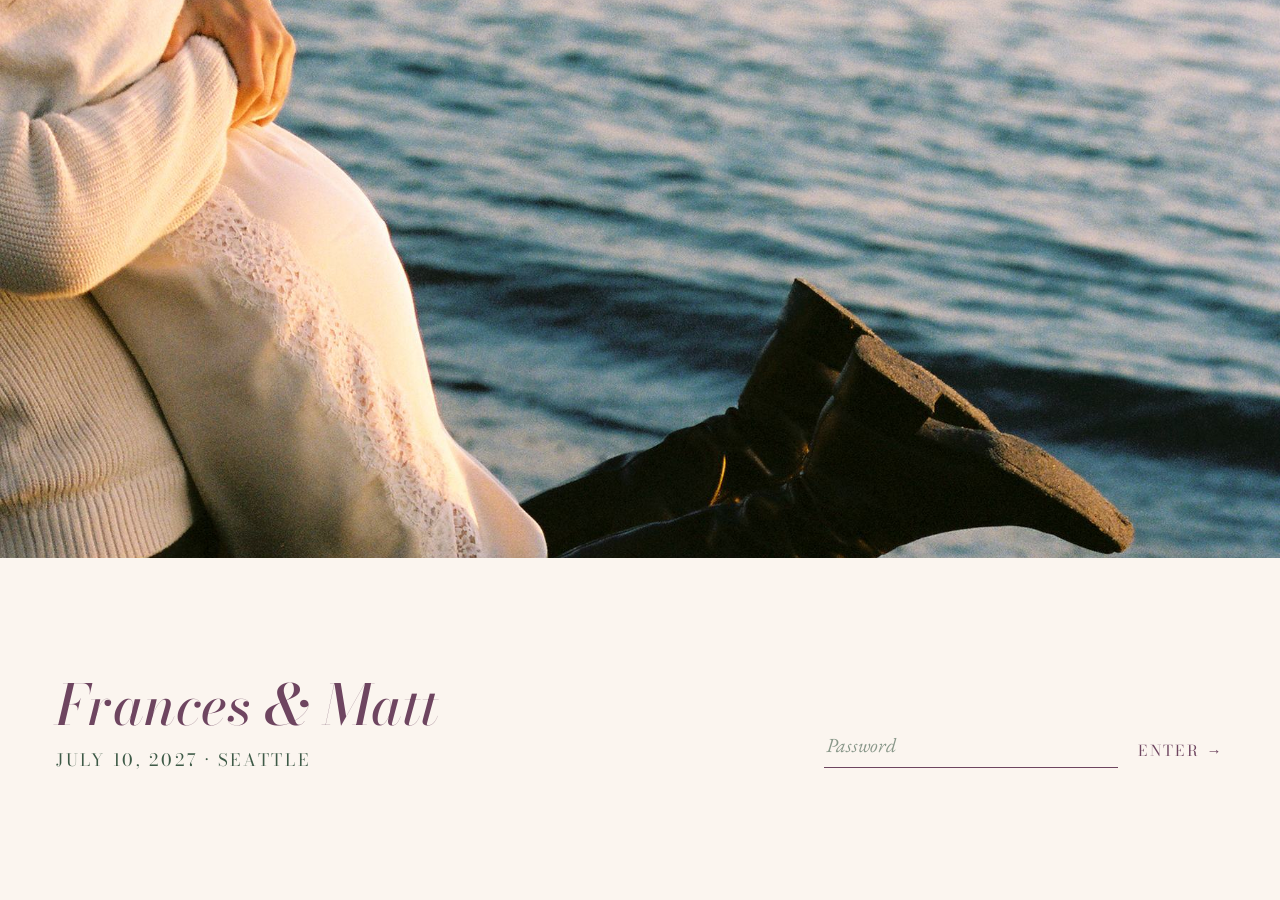
<file: index.html>
<!doctype html>
<html lang="en">
<head>
  <meta charset="utf-8">
  <meta name="viewport" content="width=device-width, initial-scale=1">
  <meta name="description" content="Frances &amp; Matt · July 10, 2027 · Seattle">
<meta property="og:title" content="Frances &amp; Matt · Save the date">
<meta property="og:type" content="website">
<meta property="og:url" content="https://francesandmatt.github.io/">
<meta property="og:image" content="https://francesandmatt.github.io/images/og.jpg">
<meta property="og:image:width" content="1200">
<meta property="og:image:height" content="630">
<meta name="twitter:card" content="summary_large_image">
<meta property="og:description" content="July 10, 2027 · Seattle">
<link rel="icon" href="favicon.svg" type="image/svg+xml">
<title>Frances &amp; Matt</title>
  <link rel="preconnect" href="https://fonts.googleapis.com">
  <link rel="preconnect" href="https://fonts.gstatic.com" crossorigin>
  <link href="https://fonts.googleapis.com/css2?family=Bodoni+Moda:ital,opsz,wght@0,6..96,400;0,6..96,500;1,6..96,500&family=Inter:wght@400&family=EB+Garamond:ital,wght@0,400;0,600;1,400&display=swap" rel="stylesheet">
  <link rel="stylesheet" href="style.css?v=42">
  <script src="gate.js?v=37"></script>
</head>
<body>
  <header class="hero">
  <nav class="nav">
    <a class="logo" href="index.html" aria-label="Frances and Matt, home">f &amp; m</a>
    <a href="index.html" aria-current="page">Home</a>
    <a href="schedule.html">Schedule</a>
    <a href="travel.html">Travel</a>
    <a href="faq.html">FAQ</a>
  </nav>
    <div class="hero-text">
      <h1 class="hero-date">Saturday, July 10, 2027</h1>
      <p class="hero-place">The Corson Building · Seattle</p>
    </div>
  </header>
  <section class="details">
    <p class="weekend">Join us for the weekend, July 9–11 (<a href="schedule.html">schedule</a>)</p>
    <p class="welcome">We can’t wait to celebrate with you.</p>
    <div class="letusknow">
      <a class="button" href="https://docs.google.com/forms/d/e/1FAIpQLSeEMbsp-jNgenhs4YzjCdNWeoz7hKXOo0NFP6TZYEq90Qf69w/viewform" target="_blank" rel="noopener">Share your details</a>
      <p>Let us know where to send your invite and if you think you can make it!</p>
    </div>
    <img class="home-wide" src="images/field-sitting.jpg" alt="Frances and Matt sitting together in a golden field">
    <div class="trio">
      <img src="images/beach-hug.jpg" alt="Frances and Matt hugging on the beach, smiling">
      <img src="images/cheek-to-cheek.jpg" alt="Frances and Matt cheek to cheek in the grass">
      <img src="images/field-hug.jpg" alt="Matt hugging Frances from behind in a golden field">
    </div>
  </section>
</body>
</html>
</file>
<file: style.css>
:root {
  --cream: #fbf5ef;
  --green: #3e5a47;
  --blush: #efdfe3;
  --orange: #e2733a;
  --plum: #6e4560;
  --serif: "Bodoni Moda", Georgia, serif;
  --sans: "Inter", system-ui, sans-serif;
  --body: "EB Garamond", Georgia, serif;
  --display: "Bodoni Moda", Georgia, serif;
}

* { box-sizing: border-box; }
html, body { margin: 0; }
body {
  background: var(--cream);
  color: var(--green);
  font-family: var(--body);
  font-size: 20px;
  line-height: 1.6;
}
a { color: inherit; }

/* Nav */
.nav {
  position: absolute;
  top: 0;
  left: 0;
  right: 0;
  z-index: 10;
  display: flex;
  align-items: center;
  justify-content: flex-end;
  gap: 36px;
  padding: 30px 48px;
}
.nav a {
  font-family: var(--display);
  font-size: 16px;
  font-weight: 400;
  text-transform: uppercase;
  letter-spacing: 0.16em;
  color: #fff;
  text-decoration: none;
  padding-bottom: 2px;
  border-bottom: 2px solid transparent;
}
.nav a:hover, .nav a[aria-current="page"] { border-bottom-color: #fff; }
.nav .logo { margin-right: auto; font-family: var(--serif); font-style: italic; font-weight: 500; font-size: 30px; text-transform: none; letter-spacing: 0; line-height: 1; border: 0; }
.hero::before, .page-hero::before { content: ""; position: absolute; left: 0; right: 0; top: 0; height: 160px; background: linear-gradient(rgba(0, 0, 0, 0.28), rgba(0, 0, 0, 0)); pointer-events: none; z-index: 1; }
.page-cta { text-align: center; margin: 0 auto 72px; padding: 0 16px; }
.page-cta a { color: var(--plum); }

/* Hero */
.hero {
  position: relative;
  height: 100vh;
  min-height: 560px;
  background: url("images/hero-field.jpg") center 38% / cover no-repeat;
  border-bottom: 10px solid var(--blush);
}
.hero::after { content: ""; position: absolute; left: 0; right: 0; bottom: 0; height: 45%; background: linear-gradient(rgba(0, 0, 0, 0), rgba(0, 0, 0, 0.35)); pointer-events: none; }
.hero-text { position: absolute; left: 48px; bottom: 48px; z-index: 2; color: #fff; }
.hero-date { font-family: var(--display); font-weight: 400; text-transform: uppercase; letter-spacing: 0.14em; font-size: 44px; line-height: 1.15; margin: 0; }
.hero-place { font-family: var(--display); text-transform: uppercase; letter-spacing: 0.16em; font-size: 18px; margin: 12px 0 0; }

/* Details */
.details {
  text-align: center;
  padding: 72px 48px 80px;
  background: var(--cream);
  color: var(--green);
}
.date { font-family: var(--display); font-size: 48px; line-height: 1.3; margin: 0; font-weight: 400; text-transform: uppercase; letter-spacing: 0.14em; }
.place { font-family: var(--display); font-size: 21px; margin: 16px 0 0; font-weight: 400; text-transform: uppercase; letter-spacing: 0.14em; }
.letusknow { max-width: 720px; margin: 72px auto 0; padding: 40px 0; border-top: 1px solid rgba(62, 90, 71, 0.25); border-bottom: 1px solid rgba(62, 90, 71, 0.25); }
.letusknow h2 { font-family: var(--display); font-weight: 400; font-size: 32px; margin: 0 0 12px; }
.letusknow p { margin: 18px 0 0; }
.button { display: inline-block; font-family: var(--display); font-size: 15px; text-transform: uppercase; letter-spacing: 0.14em; padding: 12px 32px; border: 1px solid var(--plum); background: transparent; color: var(--plum); text-decoration: none; transition: background .2s, color .2s; }
.button:hover { background: var(--plum); color: #fff; }
.weekend { font-size: 21px; margin: 0; }
.welcome { font-size: 21px; margin: 6px auto 0; max-width: 900px; }

/* Inner pages */
.page main { max-width: 1240px; margin: 0 auto; padding: 80px 48px; text-align: center; }
.page h1 { font-size: 52px; font-weight: 400; margin: 0 0 24px; }
.page main:has(.gallery) { max-width: 1200px; }
.gallery { columns: 3 300px; column-gap: 16px; }
.gallery img { width: 100%; display: block; margin-bottom: 16px; break-inside: avoid; }

.page h2 { font-family: var(--display); font-weight: 400; font-size: 26px; text-transform: uppercase; letter-spacing: 0.14em; margin: 40px 0 8px; }
.page main p { margin: 8px 0; }
.page main strong { font-weight: 600; }
.days { max-width: 1200px; margin: 0 auto; }
.lede { font-size: 22px; margin-bottom: 40px !important; }
.tbd { opacity: 0.7; font-style: italic; }
.days { display: grid; grid-template-columns: repeat(3, 1fr); gap: 72px; }
.days h2 { margin-top: 0; }
.qa { max-width: 1000px; margin: 0 auto 40px; text-align: left; }
.qa dt { font-family: var(--display); font-size: 23px; padding-top: 28px; }
.qa dd { margin: 8px 0 0; padding-bottom: 28px; border-bottom: 1px solid rgba(63, 98, 72, 0.2); }

/* Scattered photos */
.page-hero {
  position: relative;
  height: 72vh;
  min-height: 480px;
  background-size: cover;
  background-repeat: no-repeat;
  background-position: center;
  display: flex;
  align-items: flex-end;
  justify-content: center;
  border-bottom: 10px solid var(--blush);
}
.page-hero h1 {
  color: #fff;
  font-family: var(--display);
  font-weight: 400;
  text-transform: uppercase;
  letter-spacing: 0.16em;
  font-size: 68px;
  margin: 0 0 56px;
  position: relative;
  z-index: 1;
}
.page-hero::after { content: ""; position: absolute; left: 0; right: 0; bottom: 0; height: 45%; background: linear-gradient(to bottom, rgba(0, 0, 0, 0), rgba(0, 0, 0, 0.28)); pointer-events: none; }
.page-hero.title-sky::after { display: none; }
.page-hero.title-sky { align-items: center; }
.page-hero.title-sky h1 { margin: 0 0 12vh; color: var(--plum); }
.portrait { display: block; width: 100%; max-width: 440px; margin: 48px auto 0; transform: rotate(-1.5deg); }
.home-wide { display: block; width: 100%; max-width: 1400px; margin: 120px auto 0; }
.trio { display: grid; grid-template-columns: repeat(3, 1fr); gap: 28px; max-width: 1400px; margin: 120px auto 0; align-items: start; }
.trio img { width: 100%; aspect-ratio: 3 / 4; object-fit: cover; }
.trio img:nth-child(2) { margin-top: 0; }
.page-trio { margin: 0 auto 64px; padding: 0 48px; }
.page-wide { max-width: 1400px; margin: 120px auto 64px; padding: 0 48px; }
.page-wide img { display: block; width: 100%; aspect-ratio: 3 / 2; object-fit: cover; }

footer { display: none; }

@media (max-width: 700px) {
  .page main { padding: 64px 16px; }
  .page-trio { padding: 0 16px; }
  .page-wide { padding: 0 16px; margin-top: 64px; }
  .details { padding: 48px 16px 64px; }
  body { font-size: 19px; }
  .page h2 { font-size: 20px; }
  .letusknow h2 { font-size: 26px; }
  .button { font-size: 14px; }
  .lede { font-size: 20px; }
  .weekend { font-size: 19px; }
  .nav { gap: 12px; padding: 18px 18px; }
  .nav a { font-size: 11px; letter-spacing: 0.1em; }
  .nav .logo { font-size: 22px; }
  .hero-text { left: 20px; right: 20px; bottom: 28px; }
  .hero-date { font-size: 20px; letter-spacing: 0.08em; }
  .hero-place { font-size: 12px; margin-top: 8px; }
  .date { font-size: 21px; letter-spacing: 0.1em; }
  .place { font-size: 15px; }
  .welcome { font-size: 19px; }
  .page h1 { font-size: 38px; }
  .page-hero { height: 62vh; min-height: 420px; }
  .days { grid-template-columns: 1fr; gap: 36px; }
  .qa dt { font-size: 20px; }
  .page-hero h1 { font-size: 34px; margin-bottom: 36px; }
  .home-wide { margin-top: 64px; }
  .trio { grid-template-columns: 1fr 1fr; gap: 12px; margin-top: 64px; }
  .trio img:nth-child(2) { margin-top: 0; }
  .trio img:nth-child(3) { grid-column: 1 / -1; aspect-ratio: 4 / 3; object-position: center 40%; }
}

/* Password gate */
.locked body > *:not(.gate) { display: none !important; }
.gate { position: fixed; inset: 0; z-index: 100; display: grid; grid-template-rows: 62vh 1fr; background: var(--cream); }
.gate-photo { background: url("images/beach-lift-bodies.jpg") center 88% / cover no-repeat; }
.gate-text { display: flex; align-items: center; padding: 28px 56px 36px; }
.gate-logo { display: none; }
.gate-main { flex: 1; display: flex; align-items: flex-end; justify-content: space-between; gap: 40px; }
.gate-names { font-family: var(--serif); font-style: italic; font-weight: 500; font-size: 56px; line-height: 1.05; color: var(--plum); margin: 0; }
.gate-date { font-family: var(--display); text-transform: uppercase; letter-spacing: 0.16em; font-size: 17px; color: var(--green); margin: 12px 0 0; }
.gate-form { display: flex; align-items: flex-end; gap: 20px; width: 400px; max-width: 100%; margin-bottom: 6px; }
.gate-label { position: absolute; width: 1px; height: 1px; overflow: hidden; clip: rect(0 0 0 0); }
.gate-form input { flex: 1; min-width: 0; font: inherit; font-size: 20px; background: transparent; border: 0; border-bottom: 1px solid var(--plum); border-radius: 0; color: var(--green); padding: 6px 2px; outline: none; }
.gate-form input::placeholder { color: var(--green); opacity: 0.6; font-style: italic; }
.gate-form button { font-family: var(--display); text-transform: uppercase; letter-spacing: 0.16em; font-size: 15px; white-space: nowrap; background: none; border: 0; color: var(--plum); padding: 6px 0; cursor: pointer; }
.gate-err { color: #b3402a; margin: 10px 0 0; font-size: 16px; }
@media (max-width: 700px) {
  .gate { grid-template-rows: 46vh 1fr; }
  .gate-photo { background-position: 60% center; }
  .gate-text { align-items: center; padding: 28px 20px; }
  .gate-main { display: block; }
  .gate-names { font-size: 40px; }
  .gate-date { font-size: 13px; margin: 12px 0 28px; }
  .gate-form { width: 100%; }
}
</file>
